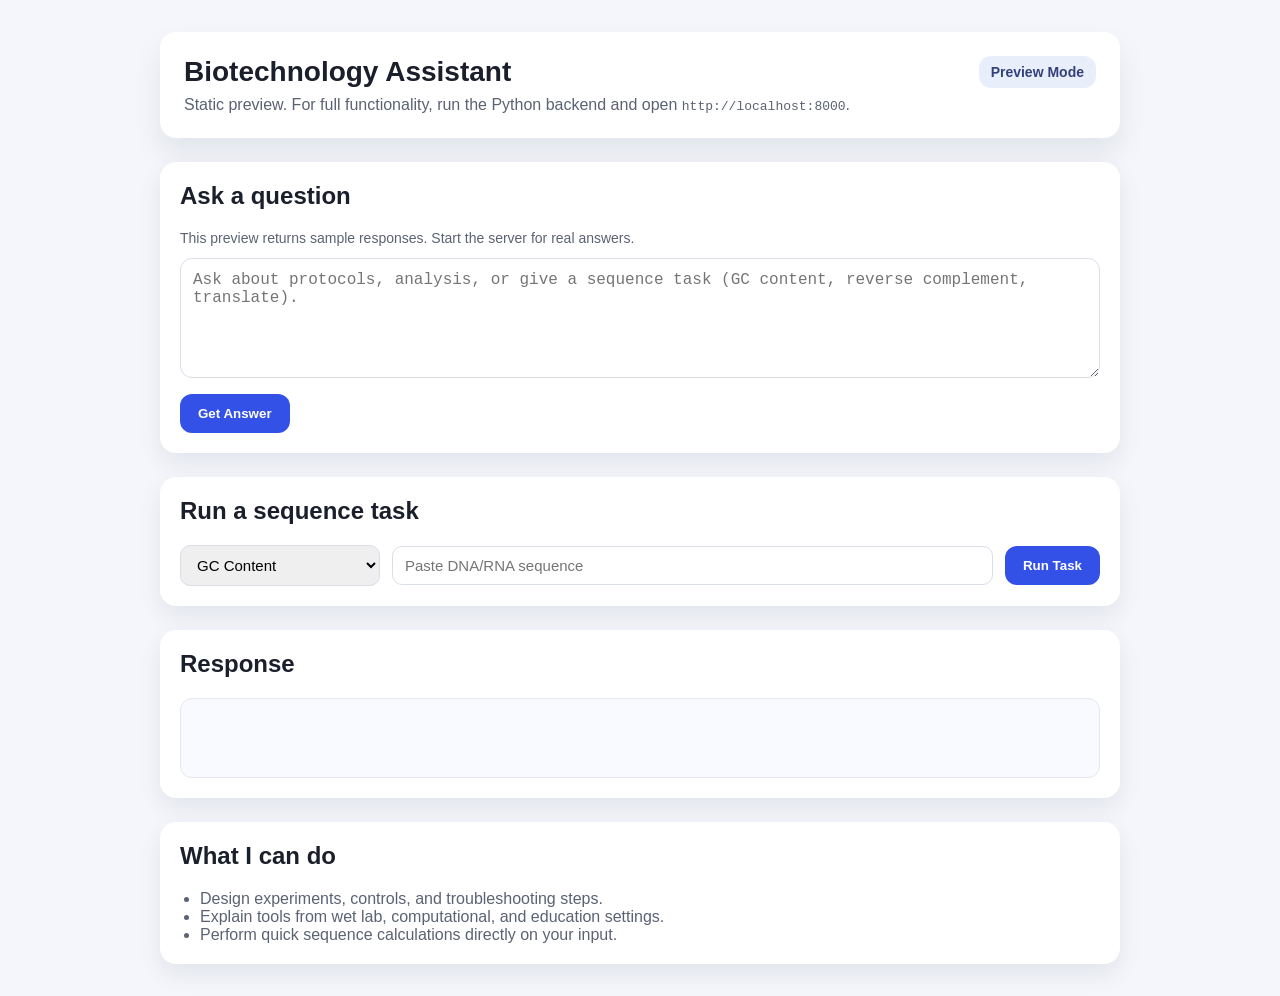
<file: docs/index.html>
<!DOCTYPE html>
<html lang="en">
  <head>
    <meta charset="UTF-8" />
    <meta name="viewport" content="width=device-width, initial-scale=1.0" />
    <title>Biotechnology Assistant (Preview)</title>
    <link rel="stylesheet" href="./styles.css" />
  </head>
  <body>
    <main class="app">
      <header class="header">
        <div>
          <h1>Biotechnology Assistant</h1>
          <p>
            Static preview. For full functionality, run the Python backend and
            open <code>http://localhost:8000</code>.
          </p>
        </div>
        <div class="status">
          <span>Preview Mode</span>
        </div>
      </header>

      <section class="panel">
        <h2>Ask a question</h2>
        <p class="hint">
          This preview returns sample responses. Start the server for real
          answers.
        </p>
        <textarea
          id="question"
          placeholder="Ask about protocols, analysis, or give a sequence task (GC content, reverse complement, translate)."
        ></textarea>
        <button id="ask">Get Answer</button>
      </section>

      <section class="panel">
        <h2>Run a sequence task</h2>
        <div class="task-grid">
          <select id="task">
            <option value="gc_content">GC Content</option>
            <option value="reverse_complement">Reverse Complement</option>
            <option value="translate">Translate (DNA → Protein)</option>
          </select>
          <input
            id="sequence"
            placeholder="Paste DNA/RNA sequence"
            type="text"
          />
          <button id="run-task">Run Task</button>
        </div>
      </section>

      <section class="panel output">
        <h2>Response</h2>
        <div id="response" class="response"></div>
      </section>

      <section class="panel tips">
        <h2>What I can do</h2>
        <ul>
          <li>Design experiments, controls, and troubleshooting steps.</li>
          <li>Explain tools from wet lab, computational, and education settings.</li>
          <li>Perform quick sequence calculations directly on your input.</li>
        </ul>
      </section>
    </main>

    <script src="./app.js"></script>
  </body>
</html>
</file>
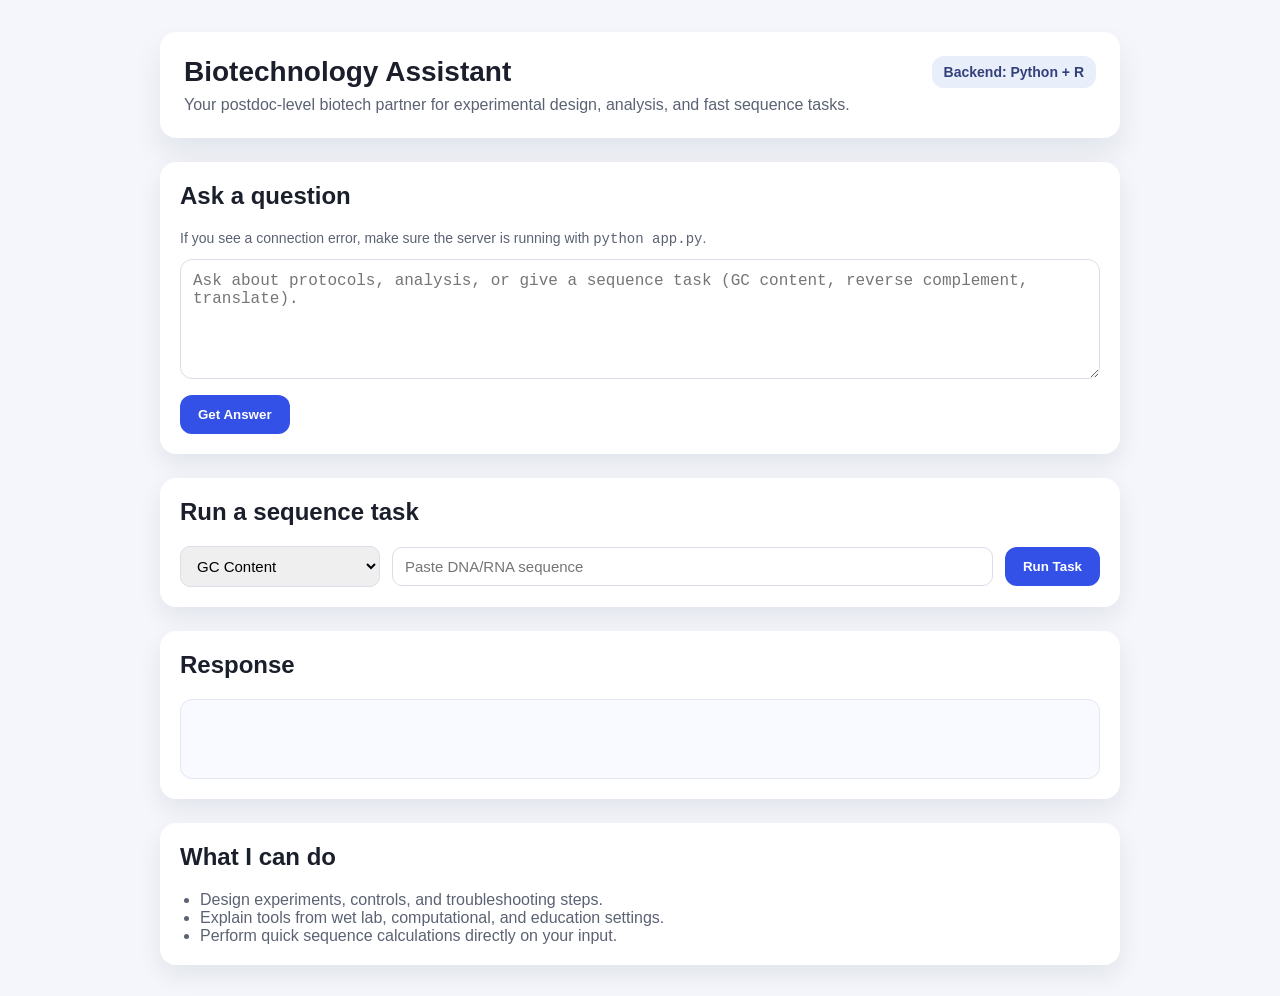
<file: templates/index.html>
<!DOCTYPE html>
<html lang="en">
  <head>
    <meta charset="UTF-8" />
    <meta name="viewport" content="width=device-width, initial-scale=1.0" />
    <title>Biotechnology Assistant</title>
    <link rel="stylesheet" href="/static/styles.css" />
  </head>
  <body>
    <main class="app">
      <header class="header">
        <div>
          <h1>Biotechnology Assistant</h1>
          <p>
            Your postdoc-level biotech partner for experimental design, analysis,
            and fast sequence tasks.
          </p>
        </div>
        <div class="status">
          <span>Backend: Python + R</span>
        </div>
      </header>

      <section class="panel">
        <h2>Ask a question</h2>
        <p class="hint">
          If you see a connection error, make sure the server is running with
          <code>python app.py</code>.
        </p>
        <textarea
          id="question"
          placeholder="Ask about protocols, analysis, or give a sequence task (GC content, reverse complement, translate)."
        ></textarea>
        <button id="ask">Get Answer</button>
      </section>

      <section class="panel">
        <h2>Run a sequence task</h2>
        <div class="task-grid">
          <select id="task">
            <option value="gc_content">GC Content</option>
            <option value="reverse_complement">Reverse Complement</option>
            <option value="translate">Translate (DNA → Protein)</option>
          </select>
          <input
            id="sequence"
            placeholder="Paste DNA/RNA sequence"
            type="text"
          />
          <button id="run-task">Run Task</button>
        </div>
      </section>

      <section class="panel output">
        <h2>Response</h2>
        <div id="response" class="response"></div>
      </section>

      <section class="panel tips">
        <h2>What I can do</h2>
        <ul>
          <li>Design experiments, controls, and troubleshooting steps.</li>
          <li>Explain tools from wet lab, computational, and education settings.</li>
          <li>Perform quick sequence calculations directly on your input.</li>
        </ul>
      </section>
    </main>

    <script src="/static/app.js"></script>
  </body>
</html>
</file>
<file: docs/styles.css>
:root {
  color-scheme: light;
  font-family: "Inter", "Segoe UI", sans-serif;
  background: #f4f6fb;
  color: #1b1f2b;
}

* {
  box-sizing: border-box;
}

body {
  margin: 0;
  padding: 32px;
}

.app {
  max-width: 960px;
  margin: 0 auto;
  display: flex;
  flex-direction: column;
  gap: 24px;
}

.header {
  display: flex;
  justify-content: space-between;
  align-items: flex-start;
  gap: 16px;
  padding: 24px;
  background: #ffffff;
  border-radius: 16px;
  box-shadow: 0 16px 30px rgba(12, 22, 44, 0.08);
}

.header h1 {
  margin: 0 0 8px;
  font-size: 28px;
}

.header p {
  margin: 0;
  color: #5b6273;
}

.status {
  font-size: 14px;
  padding: 8px 12px;
  background: #e9eefb;
  border-radius: 12px;
  color: #33407a;
  font-weight: 600;
}

.panel {
  background: #ffffff;
  padding: 20px;
  border-radius: 16px;
  box-shadow: 0 10px 24px rgba(12, 22, 44, 0.08);
}

.panel h2 {
  margin-top: 0;
}

.hint {
  margin: 0 0 12px;
  font-size: 14px;
  color: #5b6273;
}

textarea {
  width: 100%;
  min-height: 120px;
  border-radius: 12px;
  border: 1px solid #d9deea;
  padding: 12px;
  font-size: 16px;
  margin-bottom: 12px;
}

input,
select {
  padding: 10px 12px;
  border-radius: 10px;
  border: 1px solid #d9deea;
  font-size: 15px;
}

button {
  background: #3451e7;
  color: white;
  border: none;
  border-radius: 12px;
  padding: 12px 18px;
  font-weight: 600;
  cursor: pointer;
}

button:hover {
  background: #253dcc;
}

.task-grid {
  display: grid;
  grid-template-columns: 200px 1fr auto;
  gap: 12px;
  align-items: center;
}

.output .response {
  padding: 12px;
  border-radius: 12px;
  border: 1px solid #e4e7f1;
  background: #f9faff;
  min-height: 80px;
}

.response h3 {
  margin: 0 0 8px;
}

.response .details {
  color: #5b6273;
  margin: 8px 0 0;
}

.response .error {
  color: #b00020;
  font-weight: 600;
}

.tips ul {
  margin: 0;
  padding-left: 20px;
  color: #5b6273;
}
</file>
<file: static/styles.css>
:root {
  color-scheme: light;
  font-family: "Inter", "Segoe UI", sans-serif;
  background: #f4f6fb;
  color: #1b1f2b;
}

* {
  box-sizing: border-box;
}

body {
  margin: 0;
  padding: 32px;
}

.app {
  max-width: 960px;
  margin: 0 auto;
  display: flex;
  flex-direction: column;
  gap: 24px;
}

.header {
  display: flex;
  justify-content: space-between;
  align-items: flex-start;
  gap: 16px;
  padding: 24px;
  background: #ffffff;
  border-radius: 16px;
  box-shadow: 0 16px 30px rgba(12, 22, 44, 0.08);
}

.header h1 {
  margin: 0 0 8px;
  font-size: 28px;
}

.header p {
  margin: 0;
  color: #5b6273;
}

.status {
  font-size: 14px;
  padding: 8px 12px;
  background: #e9eefb;
  border-radius: 12px;
  color: #33407a;
  font-weight: 600;
}

.panel {
  background: #ffffff;
  padding: 20px;
  border-radius: 16px;
  box-shadow: 0 10px 24px rgba(12, 22, 44, 0.08);
}

.panel h2 {
  margin-top: 0;
}

.hint {
  margin: 0 0 12px;
  font-size: 14px;
  color: #5b6273;
}

textarea {
  width: 100%;
  min-height: 120px;
  border-radius: 12px;
  border: 1px solid #d9deea;
  padding: 12px;
  font-size: 16px;
  margin-bottom: 12px;
}

input,
select {
  padding: 10px 12px;
  border-radius: 10px;
  border: 1px solid #d9deea;
  font-size: 15px;
}

button {
  background: #3451e7;
  color: white;
  border: none;
  border-radius: 12px;
  padding: 12px 18px;
  font-weight: 600;
  cursor: pointer;
}

button:hover {
  background: #253dcc;
}

.task-grid {
  display: grid;
  grid-template-columns: 200px 1fr auto;
  gap: 12px;
  align-items: center;
}

.output .response {
  padding: 12px;
  border-radius: 12px;
  border: 1px solid #e4e7f1;
  background: #f9faff;
  min-height: 80px;
}

.response h3 {
  margin: 0 0 8px;
}

.response .details {
  color: #5b6273;
  margin: 8px 0 0;
}

.response .error {
  color: #b00020;
  font-weight: 600;
}

.tips ul {
  margin: 0;
  padding-left: 20px;
  color: #5b6273;
}
</file>
